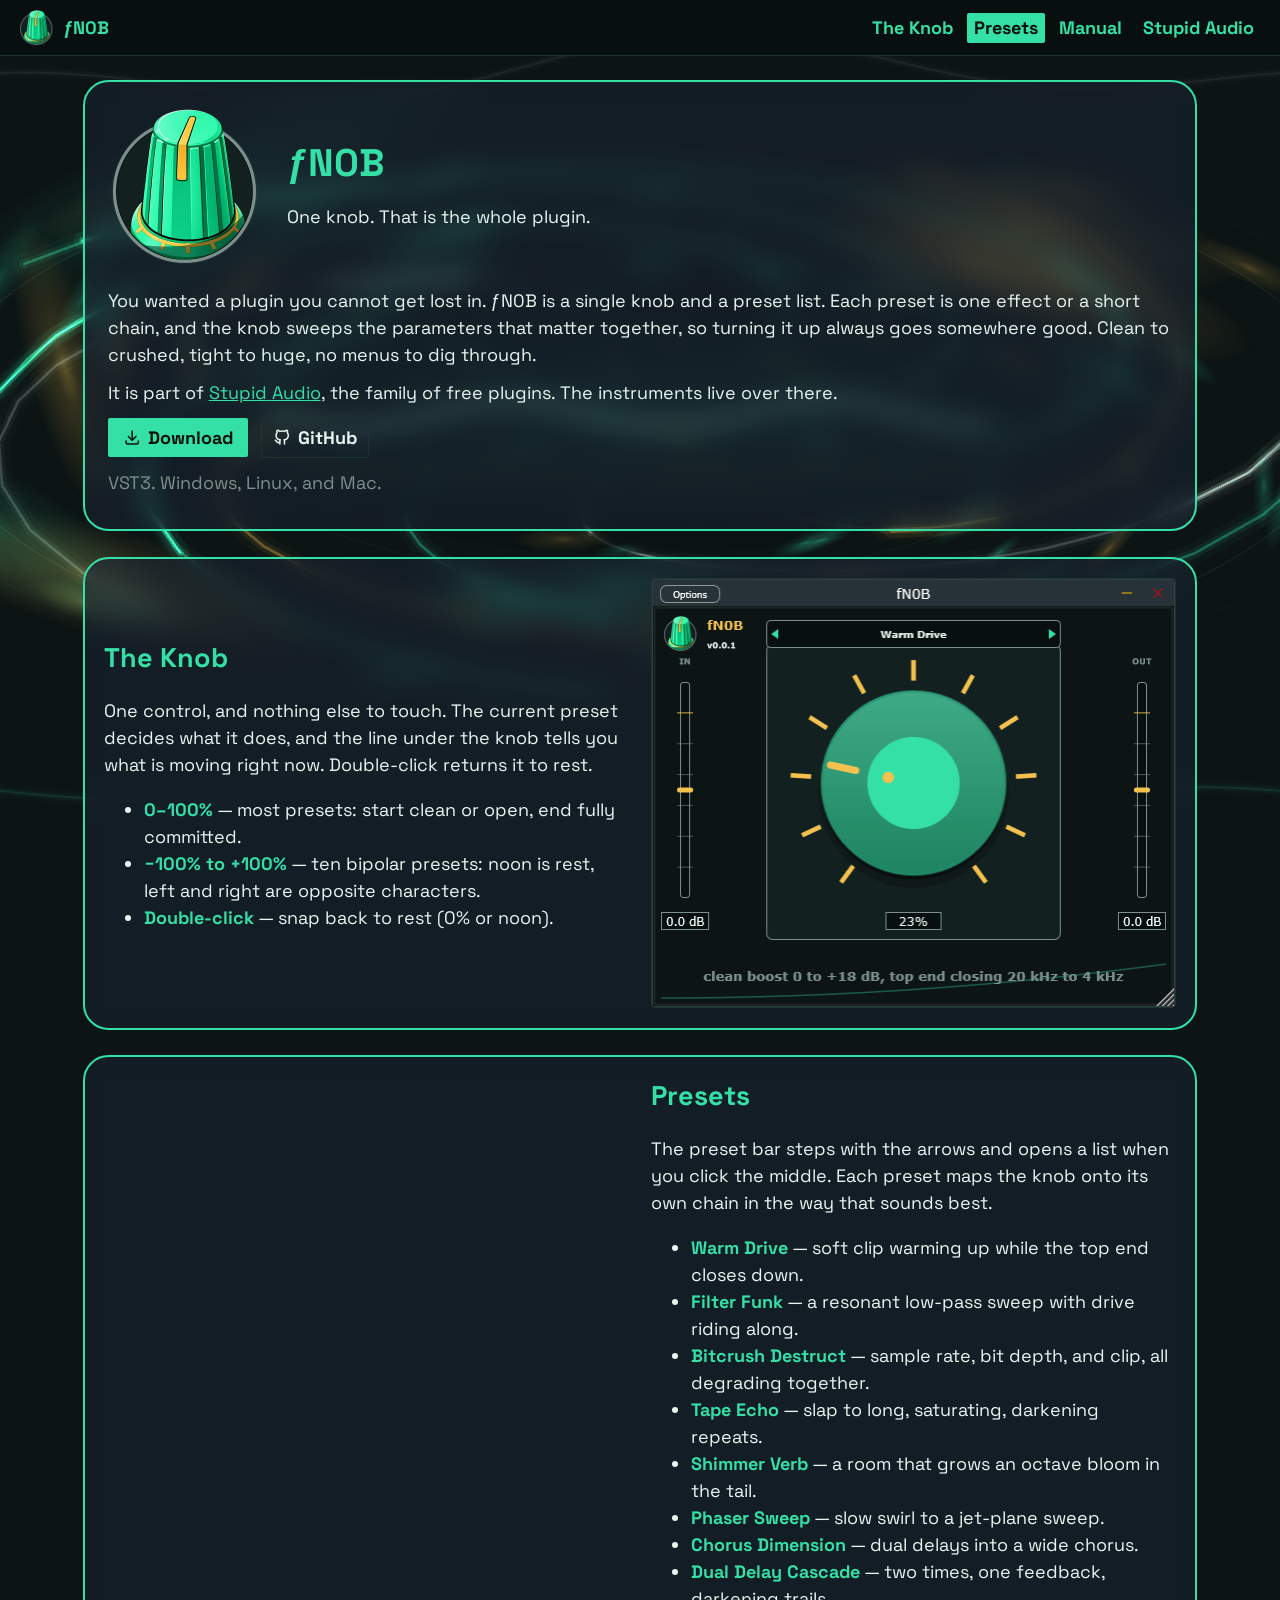
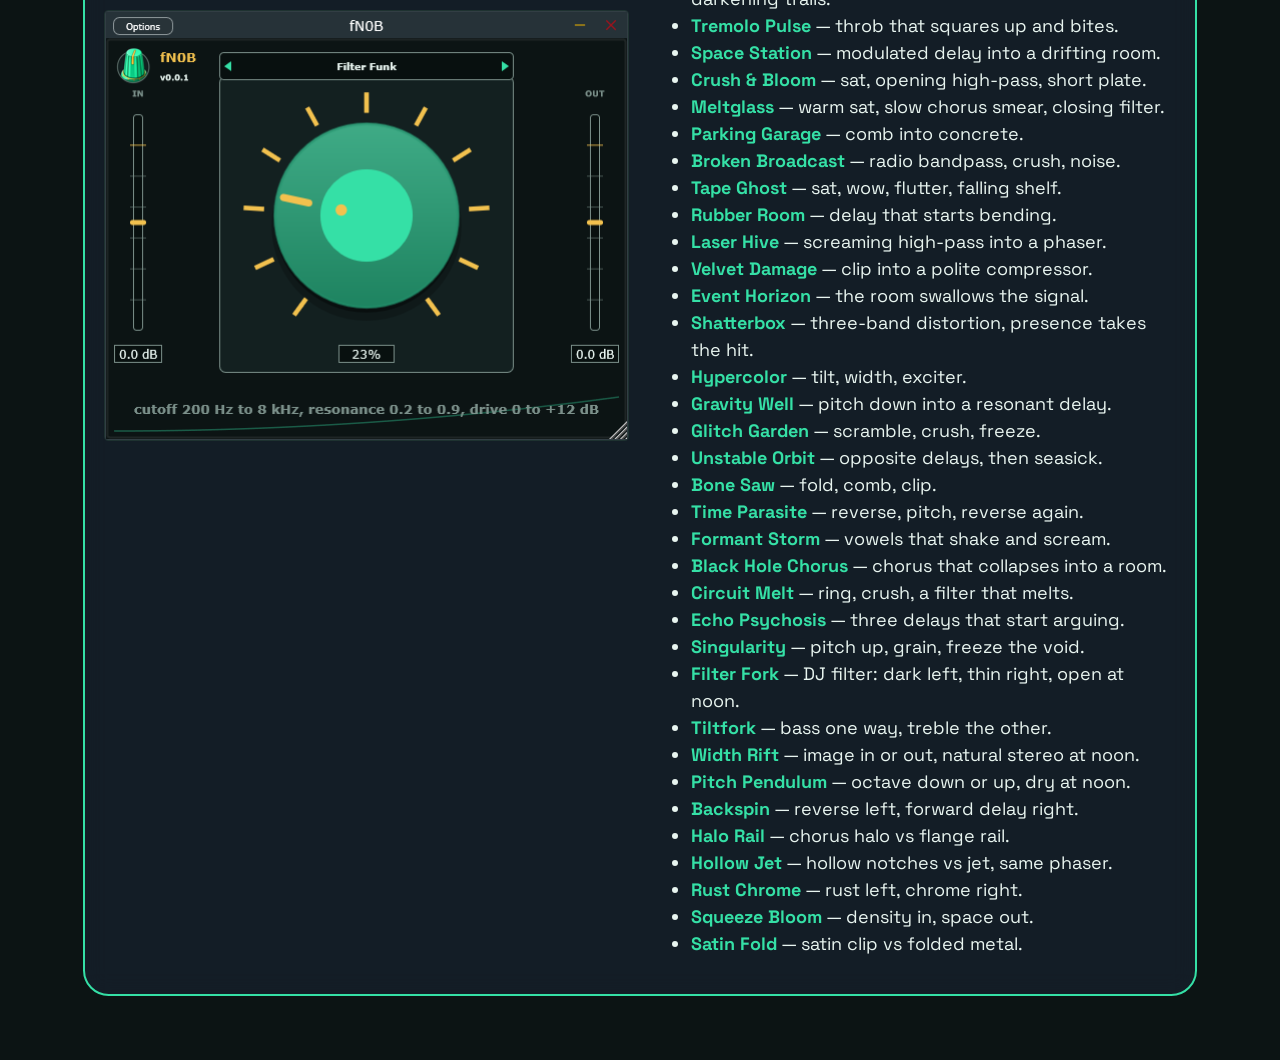
<file: docs/index.html>
<!DOCTYPE html>
<html lang="en">
<head>
  <meta charset="utf-8">
  <meta name="viewport" content="width=device-width, initial-scale=1">
  <title>&fnof;N0B — free one-knob effect, endless fun</title>
  <meta name="description" content="&fnof;N0B is a free one-knob effect. Pick a preset, turn the knob, and hear the whole chain move. VST3.">
  <meta property="og:type" content="website">
  <meta property="og:site_name" content="Stupid Audio">
  <meta property="og:title" content="&fnof;N0B — free one-knob effect, endless fun">
  <meta property="og:description" content="&fnof;N0B is a free one-knob effect. Pick a preset, turn the knob, and hear the whole chain move. VST3.">
  <meta property="og:url" content="https://iamtew.github.io/fN0B/">
  <meta property="og:image" content="https://iamtew.github.io/fN0B/ogimage-fN0B.png">
  <meta property="og:image:width" content="1200">
  <meta property="og:image:height" content="630">
  <meta name="twitter:card" content="summary_large_image">
  <meta name="twitter:image" content="https://iamtew.github.io/fN0B/ogimage-fN0B.png">
  <link rel="icon" href="logo.png">
  <link rel="stylesheet" href="style.css">
</head>
<body>
  <canvas id="fx" aria-hidden="true"></canvas>
  <header>
    <a class="brand" href="#top"><img src="logo.png" alt="" width="36" height="36">&fnof;N0B</a>
    <button type="button" class="nav-toggle" aria-expanded="false" aria-controls="site-nav" aria-label="Menu">
      <svg class="icon" aria-hidden="true"><use href="icons.svg#menu"></use></svg>
    </button>
    <nav id="site-nav">
      <a href="#knob">The Knob</a>
      <a href="#presets">Presets</a>
      <a href="docs.html">Manual</a>
      <a href="https://audio.stupid.systems/">Stupid Audio</a>
    </nav>
  </header>

  <main id="top" class="landing">
    <div class="hero-panel">
      <div class="lead">
        <img class="hero" src="logo.png" alt="&fnof;N0B" width="160" height="160">
        <div>
          <h1>&fnof;N0B</h1>
          <p class="tag">One knob. That is the whole plugin.</p>
        </div>
      </div>
      <p>You wanted a plugin you cannot get lost in. &fnof;N0B is a single knob and a preset list. Each preset is one effect or a short chain, and the knob sweeps the parameters that matter together, so turning it up always goes somewhere good. Clean to crushed, tight to huge, no menus to dig through.</p>
      <p>It is part of <a href="https://audio.stupid.systems/">Stupid Audio</a>, the family of free plugins. The instruments live over there.</p>
      <p class="actions">
        <button type="button" class="download" data-dl-open>
          <svg class="icon" aria-hidden="true"><use href="icons.svg#download"></use></svg>
          Download
        </button>
        <a class="repo" href="https://github.com/iamtew/fN0B">
          <svg class="icon" aria-hidden="true"><use href="icons.svg#github"></use></svg>
          GitHub
        </a>
      </p>
      <p class="meta">VST3. Windows, Linux, and Mac.</p>
    </div>

    <section id="knob" class="feature">
      <div>
        <h2>The Knob</h2>
        <p>One control, and nothing else to touch. The current preset decides what it does, and the line under the knob tells you what is moving right now. Double-click returns it to rest.</p>
        <ul>
          <li><strong>0–100%</strong> — most presets: start clean or open, end fully committed.</li>
          <li><strong>−100% to +100%</strong> — ten bipolar presets: noon is rest, left and right are opposite characters.</li>
          <li><strong>Double-click</strong> — snap back to rest (0% or noon).</li>
        </ul>
      </div>
      <img class="shot" src="Screenshot1.png" alt="The &fnof;N0B knob">
    </section>

    <section id="presets" class="feature">
      <div>
        <h2>Presets</h2>
        <p>The preset bar steps with the arrows and opens a list when you click the middle. Each preset maps the knob onto its own chain in the way that sounds best.</p>
        <ul>
          <li><strong>Warm Drive</strong> — soft clip warming up while the top end closes down.</li>
          <li><strong>Filter Funk</strong> — a resonant low-pass sweep with drive riding along.</li>
          <li><strong>Bitcrush Destruct</strong> — sample rate, bit depth, and clip, all degrading together.</li>
          <li><strong>Tape Echo</strong> — slap to long, saturating, darkening repeats.</li>
          <li><strong>Shimmer Verb</strong> — a room that grows an octave bloom in the tail.</li>
          <li><strong>Phaser Sweep</strong> — slow swirl to a jet-plane sweep.</li>
          <li><strong>Chorus Dimension</strong> — dual delays into a wide chorus.</li>
          <li><strong>Dual Delay Cascade</strong> — two times, one feedback, darkening trails.</li>
          <li><strong>Tremolo Pulse</strong> — throb that squares up and bites.</li>
          <li><strong>Space Station</strong> — modulated delay into a drifting room.</li>
          <li><strong>Crush &amp; Bloom</strong> — sat, opening high-pass, short plate.</li>
          <li><strong>Meltglass</strong> — warm sat, slow chorus smear, closing filter.</li>
          <li><strong>Parking Garage</strong> — comb into concrete.</li>
          <li><strong>Broken Broadcast</strong> — radio bandpass, crush, noise.</li>
          <li><strong>Tape Ghost</strong> — sat, wow, flutter, falling shelf.</li>
          <li><strong>Rubber Room</strong> — delay that starts bending.</li>
          <li><strong>Laser Hive</strong> — screaming high-pass into a phaser.</li>
          <li><strong>Velvet Damage</strong> — clip into a polite compressor.</li>
          <li><strong>Event Horizon</strong> — the room swallows the signal.</li>
          <li><strong>Shatterbox</strong> — three-band distortion, presence takes the hit.</li>
          <li><strong>Hypercolor</strong> — tilt, width, exciter.</li>
          <li><strong>Gravity Well</strong> — pitch down into a resonant delay.</li>
          <li><strong>Glitch Garden</strong> — scramble, crush, freeze.</li>
          <li><strong>Unstable Orbit</strong> — opposite delays, then seasick.</li>
          <li><strong>Bone Saw</strong> — fold, comb, clip.</li>
          <li><strong>Time Parasite</strong> — reverse, pitch, reverse again.</li>
          <li><strong>Formant Storm</strong> — vowels that shake and scream.</li>
          <li><strong>Black Hole Chorus</strong> — chorus that collapses into a room.</li>
          <li><strong>Circuit Melt</strong> — ring, crush, a filter that melts.</li>
          <li><strong>Echo Psychosis</strong> — three delays that start arguing.</li>
          <li><strong>Singularity</strong> — pitch up, grain, freeze the void.</li>
          <li><strong>Filter Fork</strong> — DJ filter: dark left, thin right, open at noon.</li>
          <li><strong>Tiltfork</strong> — bass one way, treble the other.</li>
          <li><strong>Width Rift</strong> — image in or out, natural stereo at noon.</li>
          <li><strong>Pitch Pendulum</strong> — octave down or up, dry at noon.</li>
          <li><strong>Backspin</strong> — reverse left, forward delay right.</li>
          <li><strong>Halo Rail</strong> — chorus halo vs flange rail.</li>
          <li><strong>Hollow Jet</strong> — hollow notches vs jet, same phaser.</li>
          <li><strong>Rust Chrome</strong> — rust left, chrome right.</li>
          <li><strong>Squeeze Bloom</strong> — density in, space out.</li>
          <li><strong>Satin Fold</strong> — satin clip vs folded metal.</li>
        </ul>
      </div>
      <img class="shot" src="Screenshot2.png" alt="The &fnof;N0B preset list">
    </section>
  </main>

  <dialog id="dl" class="dl-dialog" aria-labelledby="dl-title">
    <button type="button" class="dl-close" data-dl-close aria-label="Close">
      <svg class="icon" aria-hidden="true"><use href="icons.svg#close"></use></svg>
    </button>
    <h2 id="dl-title">Download &fnof;N0B</h2>
    <div class="dl-kind">
      <p>The Windows installer is the easy path. It drops the VST3 where your DAW looks for plugins.</p>
      <div class="dl-row" data-kind="installer" hidden>
        <a class="download os" data-os="win" hidden>
          <svg class="icon" aria-hidden="true"><use href="icons.svg#windows"></use></svg>
          Windows installer
        </a>
      </div>
    </div>
    <div class="dl-kind">
      <p>The VST3 zip is just the plugin. Drop it where your DAW looks for VST3s. Mac builds are ad-hoc signed, so Gatekeeper will sulk until you right-click Open the first time.</p>
      <div class="dl-row" data-kind="vst3" hidden>
        <a class="download os" data-os="win" hidden>
          <svg class="icon" aria-hidden="true"><use href="icons.svg#windows"></use></svg>
          Windows
        </a>
        <a class="download os" data-os="linux" hidden>
          <svg class="icon tux" aria-hidden="true"><use href="icons.svg#linux"></use></svg>
          Linux
        </a>
        <a class="download os" data-os="mac" hidden>
          <svg class="icon" aria-hidden="true"><use href="icons.svg#apple"></use></svg>
          macOS
        </a>
      </div>
    </div>
    <img class="dl-logo" src="logo.png" alt="" width="192" height="192">
  </dialog>

  <script src="icons.js"></script>
  <script type="module" src="fx.js"></script>
  <script src="site.js"></script>
</body>
</html>
</file>
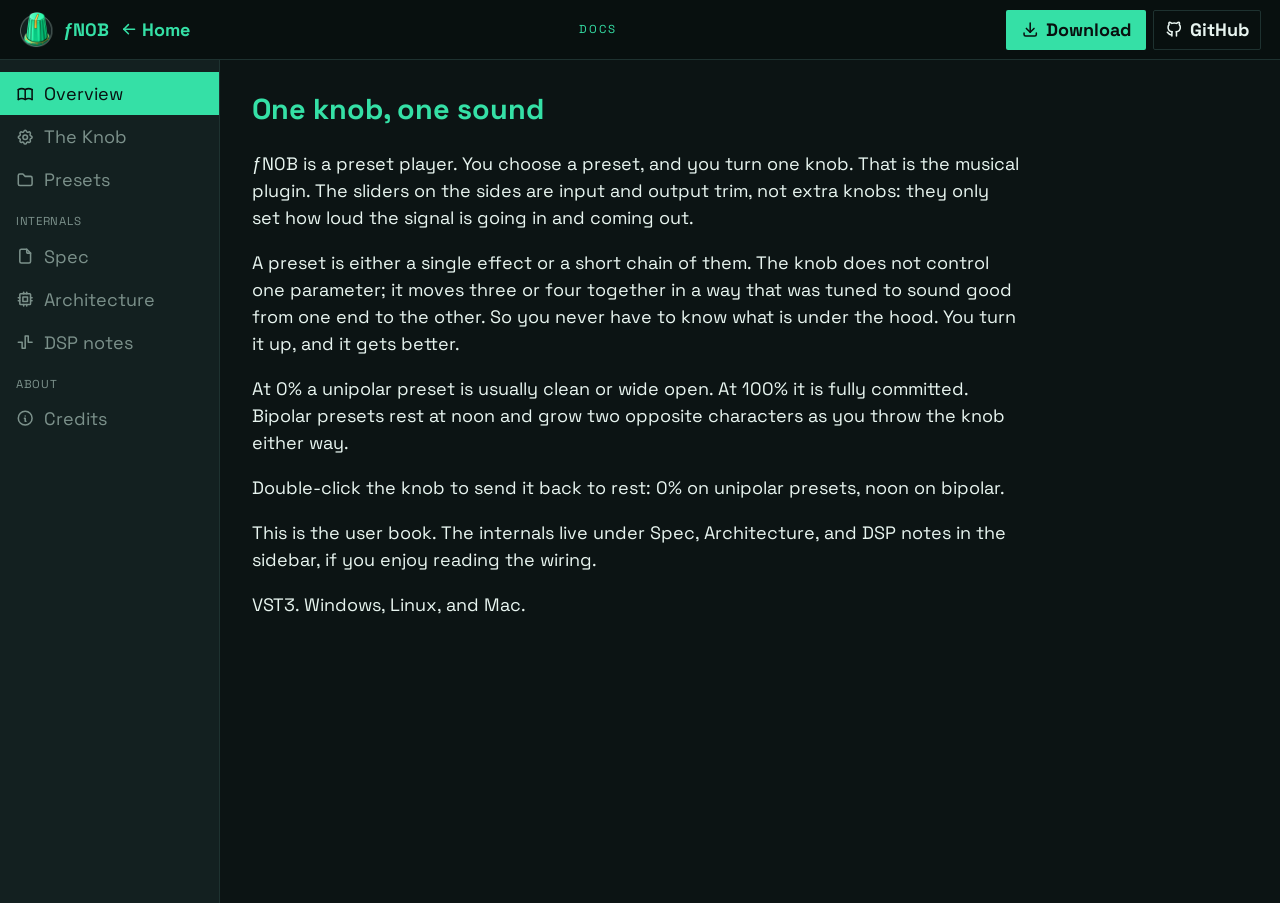
<file: docs/docs.html>
<!DOCTYPE html>
<html lang="en">
<head>
  <meta charset="utf-8">
  <meta name="viewport" content="width=device-width, initial-scale=1">
  <title>&fnof;N0B manual — one knob, forty-one presets</title>
  <meta name="description" content="How to use &fnof;N0B: pick a preset, turn the one knob, done.">
  <meta property="og:type" content="website">
  <meta property="og:site_name" content="Stupid Audio">
  <meta property="og:title" content="&fnof;N0B manual — one knob, forty-one presets">
  <meta property="og:description" content="How to use &fnof;N0B: pick a preset, turn the one knob, done.">
  <meta property="og:url" content="https://iamtew.github.io/fN0B/docs.html">
  <meta property="og:image" content="https://iamtew.github.io/fN0B/ogimage-fN0B.png">
  <meta property="og:image:width" content="1200">
  <meta property="og:image:height" content="630">
  <meta name="twitter:card" content="summary_large_image">
  <meta name="twitter:image" content="https://iamtew.github.io/fN0B/ogimage-fN0B.png">
  <link rel="icon" href="logo.png">
  <link rel="stylesheet" href="style.css">
</head>
<body>
  <header class="topbar">
    <a class="brand" href="index.html">
      <img src="logo.png" alt="" width="36" height="36">
      <span>&fnof;N0B</span>
      <span class="brand-home">
        <svg class="icon" aria-hidden="true"><use href="icons.svg#arrow-left"></use></svg>
        Home
      </span>
    </a>
    <span class="topbar-label">Docs</span>
    <button type="button" class="nav-toggle" aria-expanded="false" aria-controls="site-nav" aria-label="Menu">
      <svg class="icon" aria-hidden="true"><use href="icons.svg#menu"></use></svg>
    </button>
    <nav id="site-nav">
      <button type="button" class="download" data-dl-open>
        <svg class="icon" aria-hidden="true"><use href="icons.svg#download"></use></svg>
        Download
      </button>
      <a class="repo" href="https://github.com/iamtew/fN0B">
        <svg class="icon" aria-hidden="true"><use href="icons.svg#github"></use></svg>
        GitHub
      </a>
    </nav>
  </header>
  <div class="shell">
    <nav id="nav" class="nav" aria-label="Documentation"></nav>
    <main id="doc" class="doc">
      <p class="muted">Loading…</p>
    </main>
  </div>

  <dialog id="dl" class="dl-dialog" aria-labelledby="dl-title">
    <button type="button" class="dl-close" data-dl-close aria-label="Close">
      <svg class="icon" aria-hidden="true"><use href="icons.svg#close"></use></svg>
    </button>
    <h2 id="dl-title">Download &fnof;N0B</h2>
    <div class="dl-kind">
      <p>The Windows installer is the easy path. It drops the VST3 where your DAW looks for plugins.</p>
      <div class="dl-row" data-kind="installer" hidden>
        <a class="download os" data-os="win" hidden>
          <svg class="icon" aria-hidden="true"><use href="icons.svg#windows"></use></svg>
          Windows installer
        </a>
      </div>
    </div>
    <div class="dl-kind">
      <p>The VST3 zip is just the plugin. Drop it where your DAW looks for VST3s. Mac builds are ad-hoc signed, so Gatekeeper will sulk until you right-click Open the first time.</p>
      <div class="dl-row" data-kind="vst3" hidden>
        <a class="download os" data-os="win" hidden>
          <svg class="icon" aria-hidden="true"><use href="icons.svg#windows"></use></svg>
          Windows
        </a>
        <a class="download os" data-os="linux" hidden>
          <svg class="icon tux" aria-hidden="true"><use href="icons.svg#linux"></use></svg>
          Linux
        </a>
        <a class="download os" data-os="mac" hidden>
          <svg class="icon" aria-hidden="true"><use href="icons.svg#apple"></use></svg>
          macOS
        </a>
      </div>
    </div>
    <img class="dl-logo" src="logo.png" alt="" width="192" height="192">
  </dialog>

  <script src="icons.js"></script>
  <script src="vendor/marked.min.js"></script>
  <script src="docs.js"></script>
  <script src="site.js"></script>
</body>
</html>
</file>
<file: docs/style.css>
@font-face {
  font-family: "Space Grotesk";
  src: url("vendor/fonts/SpaceGrotesk-latin-wght.woff2") format("woff2");
  font-weight: 300 700;
  font-style: normal;
  font-display: swap;
}

:root {
  --ink: #08100f;
  --knob: #132020;
  --lane: #1e3230;
  --background: #0c1414;
  --orange: #35e0a6;
  --orange-dim: #28b585;
  --metal: #e8f5f0;
  --muted: #7c918b;
}

* { box-sizing: border-box; }

body {
  margin: 0;
  background: var(--background);
  color: var(--metal);
  font: 18px/1.5 "Space Grotesk", sans-serif;
}

#fx {
  position: fixed;
  inset: 0;
  overflow: hidden;
  pointer-events: none;
  z-index: 0;
}

/* ?fx preview: the canvas is the whole page. */
body.fx-only { overflow: hidden; cursor: none; }
body.fx-only > :not(#fx) { display: none; }

a { color: var(--orange); }
a:hover { color: var(--orange-dim); }

.icon {
  width: 1.15rem;
  height: 1.15rem;
  flex: 0 0 auto;
  display: block;
  fill: none;
  stroke: currentColor;
  stroke-width: 2;
  pointer-events: none;
}

/* Filled Tux. The stroke rule above would erase it. */
.icon.tux {
  width: 1.45rem;
  height: 1.45rem;
  fill: currentColor;
  stroke: none;
}

header {
  position: sticky;
  top: 0;
  z-index: 2;
  display: flex;
  align-items: center;
  justify-content: space-between;
  gap: 1rem;
  padding: 0.6rem 1.2rem;
  background: var(--ink);
  border-bottom: 1px solid var(--lane);
}

.brand {
  display: flex;
  align-items: center;
  gap: 0.5rem;
  color: var(--orange);
  font-weight: 700;
  text-decoration: none;
}

.brand img { width: 36px; height: 36px; display: block; }

.nav-toggle {
  display: none;
  margin-left: auto;
  background: none;
  border: 1px solid var(--lane);
  color: var(--orange);
  padding: 0.35rem;
  border-radius: 2px;
  cursor: pointer;
}

header nav {
  display: flex;
  flex-wrap: wrap;
  align-items: center;
  gap: 0.4rem;
  justify-content: flex-end;
}

header nav a {
  color: var(--orange);
  font-weight: 700;
  text-decoration: none;
  padding: 0.1rem 0.45rem;
  border-radius: 2px;
}

header nav a.on,
header nav a[aria-current="page"] {
  color: var(--ink);
  background: var(--orange);
}

.topbar-label {
  color: var(--orange);
  letter-spacing: 0.16em;
  text-transform: uppercase;
  font-size: 0.72rem;
}

.topbar .download { margin-left: auto; }

.repo {
  display: inline-flex;
  align-items: center;
  gap: 0.4rem;
  color: var(--metal);
  text-decoration: none;
  padding: 0.35rem 0.7rem;
  border: 1px solid var(--lane);
  border-radius: 2px;
  font-weight: 700;
}

.repo:hover { color: var(--orange); border-color: var(--orange); }

main.landing {
  position: relative;
  z-index: 1;
  max-width: 72rem;
  margin: 0 auto;
  padding: 1.5rem 1.2rem 4rem;
}

.hero-panel,
.feature {
  background: rgba(26, 35, 50, 0.6);
  border: 2px solid var(--orange);
  border-radius: 1.6rem;
  backdrop-filter: blur(12px);
  -webkit-backdrop-filter: blur(12px);
}

.hero-panel {
  padding: 1.6rem 1.4rem 1.4rem;
}

.lead {
  display: flex;
  align-items: center;
  gap: 1.2rem;
  margin-bottom: 1.2rem;
}

.hero { display: block; flex-shrink: 0; width: 160px; height: 160px; }

h1, h2 { color: var(--orange); margin: 0 0 0.4rem; }

h1 { font-size: 2.4rem; }

.hero-panel p { margin: 0.7rem 0; }

.demos {
  display: flex;
  flex-wrap: wrap;
  gap: 1rem;
  margin: 1rem 0;
}

.demo { margin: 0; flex: 1 1 16rem; }
.demo a { display: block; font-size: 0.95rem; margin-bottom: 0.25rem; font-weight: 700; }
.demo audio { width: 100%; display: block; }

.actions {
  display: flex;
  flex-wrap: wrap;
  align-items: center;
  gap: 0.8rem;
  margin: 1rem 0 0.4rem;
}

.download {
  display: inline-flex;
  align-items: center;
  gap: 0.4rem;
  background: var(--orange);
  color: var(--ink);
  font: inherit;
  font-weight: 700;
  text-decoration: none;
  padding: 0.4rem 0.95rem;
  border: 0;
  border-radius: 2px;
  cursor: pointer;
}

.download:hover { background: var(--orange-dim); color: var(--ink); }

.meta { color: var(--muted); margin: 0; }

.feature {
  display: grid;
  grid-template-columns: 1fr 1fr;
  gap: 1.4rem;
  align-items: center;
  margin-top: 1.6rem;
  padding: 1.2rem;
}

.feature:nth-of-type(even) { direction: rtl; }
.feature:nth-of-type(even) > * { direction: ltr; }

.shot-open {
  display: block;
  width: 100%;
  padding: 0;
  border: 0;
  background: none;
  cursor: zoom-in;
}

.shot {
  display: block;
  width: 100%;
  border-radius: 4px;
  border: 1px solid var(--lane);
}

.shot-dialog {
  position: fixed;
  padding: 0;
  border: 0;
  background: transparent;
  max-width: calc(100vw - 3rem);
  max-height: calc(100vh - 3rem);
}

.shot-dialog[open] { animation: dl-in 0.22s ease; }

.shot-dialog::backdrop {
  background: rgba(0, 0, 0, 0.55);
  backdrop-filter: blur(8px);
  -webkit-backdrop-filter: blur(8px);
}

.shot-dialog img {
  display: block;
  max-width: calc(100vw - 3rem);
  max-height: calc(100vh - 3rem);
  border-radius: 4px;
}

.brand-home {
  display: inline-flex;
  align-items: center;
  gap: 0.25rem;
  margin-left: 0.15rem;
  font-weight: 700;
}

strong { color: var(--orange); }

.dl-dialog {
  width: min(32rem, calc(100vw - 2rem));
  max-height: calc(100vh - 2rem);
  overflow: auto;
  padding: 1.4rem 1.3rem 1.2rem;
  border: 2px solid var(--orange);
  border-radius: 4px;
  background: var(--knob);
  color: var(--metal);
  color-scheme: dark;
}

.dl-dialog[open] {
  animation: dl-in 0.22s ease;
}

@keyframes dl-in {
  from { transform: translateY(10px) scale(0.98); }
  to { transform: none; }
}

.dl-dialog::backdrop {
  background: rgba(0, 0, 0, 0.55);
  backdrop-filter: blur(8px);
  -webkit-backdrop-filter: blur(8px);
}

.dl-close {
  position: absolute;
  top: 0.6rem;
  right: 0.6rem;
  z-index: 1;
  display: grid;
  place-items: center;
  width: 2.25rem;
  height: 2.25rem;
  padding: 0;
  background: var(--ink);
  border: 2px solid var(--orange);
  border-radius: 4px;
  color: var(--orange);
  cursor: pointer;
}

.dl-close .icon {
  width: 1.35rem;
  height: 1.35rem;
}

.dl-close:hover { background: var(--lane); }

.shot-dialog .dl-close {
  position: fixed;
  top: 1rem;
  right: 1rem;
}

.dl-dialog { position: fixed; }
.dl-dialog h2 { padding-right: 2rem; }

.dl-kind { margin: 1rem 0; }
.dl-kind p { margin: 0 0 0.5rem; font-size: 0.95rem; }

.dl-row {
  display: flex;
  flex-wrap: wrap;
  gap: 0.4rem;
}

.dl-logo {
  display: block;
  width: 192px;
  height: auto;
  margin: 1.2rem auto 0;
}

.shell {
  position: relative;
  z-index: 1;
  display: grid;
  grid-template-columns: 220px 1fr;
  min-height: calc(100vh - 57px);
}

.nav {
  padding: 12px 0;
  background: var(--knob);
  border-right: 1px solid var(--lane);
}

.nav-group {
  margin: 12px 16px 4px;
  font-size: 0.72rem;
  letter-spacing: 0.06em;
  text-transform: uppercase;
  color: var(--muted);
}

.nav a {
  display: flex;
  align-items: center;
  gap: 10px;
  padding: 8px 16px;
  color: var(--muted);
  text-decoration: none;
}

.nav a[aria-current="page"] {
  color: var(--ink);
  background: var(--orange);
}

.doc {
  padding: 28px 32px 80px;
  max-width: 52rem;
}

.doc h1 { margin-top: 0; font-size: 1.8rem; color: var(--orange); }
.doc h2 { margin-top: 1.8rem; font-size: 1.15rem; color: var(--orange); }
.doc h3 { color: var(--orange); }
.doc p, .doc li { line-height: 1.5; }
.doc ul, .doc ol { padding-left: 1.25rem; }
.doc code {
  font-family: ui-monospace, Consolas, monospace;
  font-size: 0.92em;
  background: var(--lane);
  padding: 0 4px;
  border-radius: 2px;
}
.doc pre {
  background: var(--lane);
  border: 1px solid var(--lane);
  padding: 12px 14px;
  overflow: auto;
}
.doc table {
  width: 100%;
  border-collapse: collapse;
  margin: 1rem 0;
  font-size: 0.92rem;
}
.doc th, .doc td {
  border: 1px solid var(--lane);
  padding: 6px 8px;
  text-align: left;
  vertical-align: top;
}
.doc th { background: var(--knob); }
.doc img { max-width: 100%; height: auto; border-radius: 4px; }

.muted { color: var(--muted); }

@media (max-width: 900px) {
  .feature,
  .feature:nth-of-type(even) {
    grid-template-columns: 1fr;
    direction: ltr;
  }
}

@media (max-width: 800px) {
  .nav-toggle { display: flex; }
  header { flex-wrap: wrap; }
  header nav {
    display: none;
    flex-basis: 100%;
    flex-direction: column;
    align-items: stretch;
  }
  header.nav-open nav { display: flex; }
  .shell { grid-template-columns: 1fr; }
  .nav {
    display: flex;
    flex-wrap: wrap;
    gap: 0;
    border-right: 0;
    border-bottom: 1px solid var(--lane);
  }
  .nav a { padding: 8px 12px; }
  .nav-group { flex-basis: 100%; margin: 8px 12px 0; }
  .doc { padding: 20px 16px 64px; }
  .hero { width: 112px; height: 112px; }
  h1 { font-size: 1.8rem; }
}
</file>
